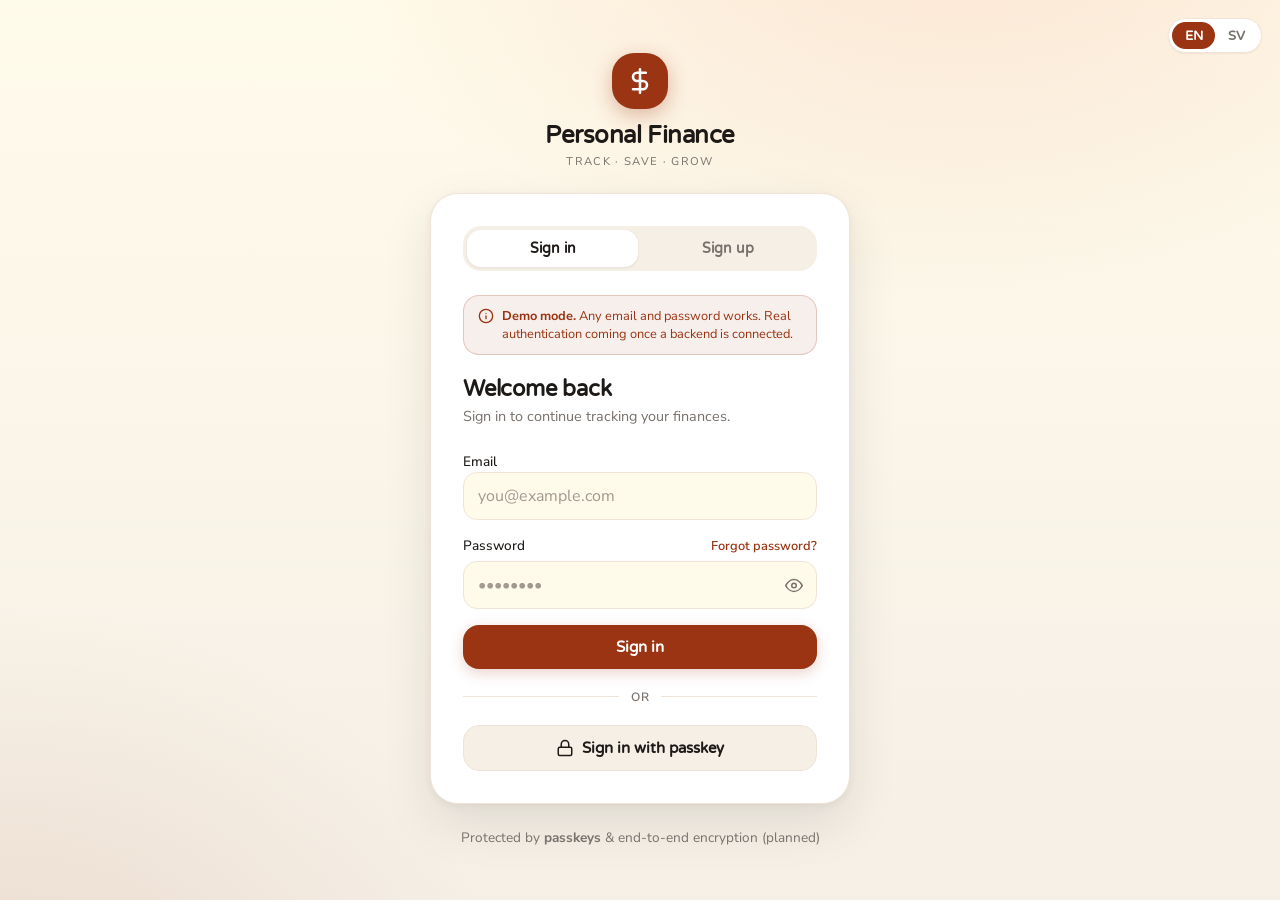
<file: index.html>
<!DOCTYPE html>
<html lang="en">
<head>
    <meta charset="UTF-8">
    <meta name="viewport" content="width=device-width, initial-scale=1.0">
    <title>Sign in · Personal Finance</title>
    <link href="https://fonts.googleapis.com/css2?family=Nunito+Sans:wght@300;400;500;600;700&family=Varela+Round&display=swap" rel="stylesheet">
    <style>
        /* Earth + light — matches the app's default earth palette. */
        :root {
            --primary: #1c1917;                    /* warm near-black */
            --secondary: #44403c;
            --accent: #9a3412;                      /* terracotta */
            --accent-light: #c2410c;
            --accent-dark: #7c2d10;
            --success: #15803d;
            --warning: #b45309;
            --danger: #b91c1c;
            --text: #1c1917;
            --text-light: #78716c;
            --border: #efe4d7;
            --bg: #fffbeb;                          /* warm cream */
            --bg-alt: #f5efe6;
            --bg-card: #ffffff;                     /* card surface */
            --shadow: 0 1px 2px rgba(28, 25, 23, 0.06);
            --shadow-lg: 0 20px 50px rgba(28, 25, 23, 0.10), 0 2px 8px rgba(28, 25, 23, 0.05);
        }

        * { margin: 0; padding: 0; box-sizing: border-box; }

        body {
            font-family: 'Nunito Sans', -apple-system, BlinkMacSystemFont, 'Segoe UI', system-ui, sans-serif;
            background:
                radial-gradient(1200px 800px at 75% -15%, rgba(234, 139, 107, 0.22) 0%, transparent 55%),
                radial-gradient(900px 700px at 0% 110%, rgba(154, 52, 18, 0.10) 0%, transparent 55%),
                linear-gradient(180deg, #fffbeb 0%, #f5efe6 100%);
            background-attachment: fixed;
            color: var(--text);
            min-height: 100vh;
            display: flex;
            align-items: center;
            justify-content: center;
            padding: 1.5rem;
            position: relative;
            overflow-x: hidden;
        }

        .auth-shell {
            position: relative;
            z-index: 1;
            width: 100%;
            max-width: 420px;
        }

        /* Branding above the card */
        .brand {
            text-align: center;
            margin-bottom: 1.5rem;
        }
        .brand-mark {
            display: inline-flex;
            align-items: center;
            justify-content: center;
            width: 56px;
            height: 56px;
            border-radius: 22px;
            background: var(--accent);
            color: #ffffff;
            margin-bottom: 0.75rem;
            box-shadow: 0 6px 20px color-mix(in srgb, var(--accent) 32%, transparent);
        }
        .brand-mark svg {
            width: 28px;
            height: 28px;
        }
        .brand-name {
            font-family: 'Varela Round', 'Nunito Sans', sans-serif;
            font-size: 1.5rem;
            font-weight: 700;
            color: var(--primary);
            letter-spacing: -0.02em;
        }
        .brand-sub {
            font-family: 'Nunito Sans', sans-serif;
            font-size: 0.7rem;
            color: var(--text-light);
            text-transform: uppercase;
            letter-spacing: 0.12em;
            margin-top: 0.25rem;
        }

        /* Card */
        .auth-card {
            background: var(--bg-card);
            border-radius: 28px;
            padding: 2rem;
            box-shadow: var(--shadow-lg);
            border: 1px solid var(--border);
        }

        /* Tabs (Sign in / Sign up) */
        .tab-bar {
            display: flex;
            gap: 4px;
            background: var(--bg-alt);
            padding: 4px;
            border-radius: 18px;
            margin-bottom: 1.5rem;
        }
        .tab-btn {
            flex: 1;
            background: transparent;
            color: var(--text-light);
            border: none;
            padding: 0.6rem 1rem;
            border-radius: 14px;
            font-family: 'Varela Round', 'Nunito Sans', sans-serif;
            font-weight: 600;
            cursor: pointer;
            font-size: 0.9rem;
            transition: all 0.15s ease;
        }
        .tab-btn:hover {
            color: var(--text);
        }
        .tab-btn.active {
            background: var(--bg-card);
            color: var(--text);
            box-shadow: 0 1px 3px rgba(28, 25, 23, 0.08);
        }

        .panel { display: none; }
        .panel.active { display: block; animation: fadeIn 0.25s ease; }

        @keyframes fadeIn {
            from { opacity: 0; transform: translateY(4px); }
            to   { opacity: 1; transform: translateY(0); }
        }

        h2 {
            font-family: 'Varela Round', 'Nunito Sans', sans-serif;
            font-size: 1.4rem;
            font-weight: 700;
            color: var(--primary);
            margin-bottom: 0.25rem;
            letter-spacing: -0.01em;
        }
        .subtitle-text {
            color: var(--text-light);
            font-size: 0.9rem;
            margin-bottom: 1.5rem;
        }

        /* Form */
        .field {
            margin-bottom: 1rem;
        }
        .field-label-row {
            display: flex;
            justify-content: space-between;
            align-items: baseline;
            margin-bottom: 0.4rem;
        }
        label {
            font-size: 0.85rem;
            font-weight: 500;
            color: var(--text);
        }
        .field-link {
            font-size: 0.8rem;
            color: var(--accent);
            text-decoration: none;
            font-weight: 600;
            cursor: pointer;
            background: transparent;
            border: none;
            padding: 0;
            font-family: inherit;
        }
        .field-link:hover { text-decoration: underline; }

        input[type="email"],
        input[type="password"],
        input[type="text"] {
            width: 100%;
            padding: 0.75rem 0.9rem;
            border: 1.5px solid var(--border);
            border-radius: 14px;
            font-size: 1rem;
            font-family: inherit;
            background: var(--bg);
            color: var(--text);
            transition: border-color 0.15s ease, box-shadow 0.15s ease;
        }
        input::placeholder { color: var(--text-light); opacity: 0.7; }
        input:focus {
            outline: none;
            border-color: var(--accent);
            box-shadow: 0 0 0 3px color-mix(in srgb, var(--accent) 18%, transparent);
        }
        input.error {
            border-color: var(--danger);
        }
        input.error:focus {
            box-shadow: 0 0 0 3px color-mix(in srgb, var(--danger) 18%, transparent);
        }
        .field-error {
            color: var(--danger);
            font-size: 0.8rem;
            margin-top: 0.4rem;
            display: none;
        }
        .field-error.show { display: block; }

        /* Password input wrapper with show/hide button */
        .password-wrap {
            position: relative;
        }
        .password-toggle {
            position: absolute;
            right: 0.5rem;
            top: 50%;
            transform: translateY(-50%);
            background: transparent;
            border: none;
            cursor: pointer;
            color: var(--text-light);
            padding: 0.4rem;
            display: inline-flex;
            align-items: center;
            justify-content: center;
            border-radius: 6px;
        }
        .password-toggle:hover {
            background: var(--bg-alt);
            color: var(--text);
        }
        .password-toggle svg {
            width: 18px;
            height: 18px;
        }

        /* Buttons */
        .btn {
            width: 100%;
            padding: 0.8rem 1rem;
            border-radius: 16px;
            font-family: 'Varela Round', 'Nunito Sans', sans-serif;
            font-weight: 600;
            font-size: 0.95rem;
            cursor: pointer;
            border: none;
            transition: all 0.15s ease;
            display: inline-flex;
            align-items: center;
            justify-content: center;
            gap: 0.5rem;
        }
        .btn-primary {
            background: var(--accent);
            color: #ffffff;
            box-shadow: 0 4px 14px color-mix(in srgb, var(--accent) 22%, transparent);
        }
        .btn-primary:hover {
            background: var(--accent-light);
            box-shadow: 0 6px 20px color-mix(in srgb, var(--accent) 32%, transparent);
            transform: translateY(-1px);
        }
        .btn-primary:active {
            transform: translateY(0);
        }
        .btn-primary:disabled {
            opacity: 0.6;
            cursor: not-allowed;
            transform: none;
        }
        .btn-secondary {
            background: var(--bg-alt);
            color: var(--text);
            border: 1.5px solid var(--border);
        }
        .btn-secondary:hover {
            background: var(--bg);
            border-color: var(--accent);
        }
        .btn svg {
            width: 18px;
            height: 18px;
        }

        /* Loading spinner */
        .spinner {
            width: 16px;
            height: 16px;
            border: 2px solid rgba(255,255,255,0.45);
            border-top-color: #ffffff;
            border-radius: 50%;
            animation: spin 0.6s linear infinite;
        }
        @keyframes spin {
            to { transform: rotate(360deg); }
        }

        /* "or" divider */
        .divider {
            display: flex;
            align-items: center;
            gap: 0.75rem;
            margin: 1.25rem 0;
            color: var(--text-light);
            font-size: 0.75rem;
            text-transform: uppercase;
            letter-spacing: 0.08em;
            font-family: 'Nunito Sans', sans-serif;
            font-weight: 600;
        }
        .divider::before, .divider::after {
            content: '';
            flex: 1;
            height: 1px;
            background: var(--border);
        }

        /* Demo banner */
        .demo-banner {
            background: color-mix(in srgb, var(--accent) 8%, transparent);
            border: 1px solid color-mix(in srgb, var(--accent) 22%, transparent);
            color: var(--accent);
            border-radius: 16px;
            padding: 0.7rem 0.85rem;
            font-size: 0.8rem;
            margin-bottom: 1.25rem;
            display: flex;
            gap: 0.5rem;
            align-items: flex-start;
        }
        .demo-banner svg {
            width: 16px;
            height: 16px;
            flex-shrink: 0;
            margin-top: 1px;
        }

        /* Toast (forgot password confirmation) */
        .toast {
            position: fixed;
            bottom: 24px;
            left: 50%;
            transform: translateX(-50%) translateY(20px);
            background: var(--bg-card);
            color: var(--text);
            border: 1px solid var(--border);
            padding: 0.85rem 1.25rem;
            border-radius: 16px;
            box-shadow: var(--shadow-lg);
            opacity: 0;
            transition: all 0.3s ease;
            font-size: 0.9rem;
            font-weight: 500;
            pointer-events: none;
            z-index: 1000;
        }
        .toast.show {
            opacity: 1;
            transform: translateX(-50%) translateY(0);
        }

        .footer-link {
            text-align: center;
            margin-top: 1.5rem;
            color: var(--text-light);
            font-size: 0.85rem;
        }

        @media (max-width: 480px) {
            .auth-card { padding: 1.5rem; }
        }

        /* Language switcher pill — top-right of the page */
        .lang-switch {
            position: fixed;
            top: 18px;
            right: 18px;
            z-index: 10;
            display: inline-flex;
            background: var(--bg-card);
            border: 1px solid var(--border);
            border-radius: 999px;
            padding: 3px;
            box-shadow: var(--shadow);
        }
        .lang-switch button {
            appearance: none;
            background: transparent;
            color: var(--text-light);
            border: none;
            border-radius: 999px;
            padding: 0.35rem 0.8rem;
            font-family: 'Varela Round', 'Nunito Sans', sans-serif;
            font-size: 0.8rem;
            font-weight: 600;
            cursor: pointer;
            transition: background 0.15s ease, color 0.15s ease;
        }
        .lang-switch button.active {
            background: var(--accent);
            color: #ffffff;
        }
        .lang-switch button:hover:not(.active) {
            color: var(--text);
        }
    </style>
</head>
<body>
    <div class="lang-switch" role="group" aria-label="Language">
        <button type="button" data-lang="en" onclick="setLoginLanguage('en')">EN</button>
        <button type="button" data-lang="sv" onclick="setLoginLanguage('sv')">SV</button>
    </div>

    <div class="auth-shell">
        <!-- Brand -->
        <div class="brand">
            <div class="brand-mark">
                <svg viewBox="0 0 24 24" fill="none" stroke="currentColor" stroke-width="2.2" stroke-linecap="round" stroke-linejoin="round">
                    <path d="M12 2v20M17 5H9.5a3.5 3.5 0 1 0 0 7h5a3.5 3.5 0 1 1 0 7H6"/>
                </svg>
            </div>
            <div class="brand-name">Personal Finance</div>
            <div class="brand-sub" data-i18n="tagline">Track · Save · Grow</div>
        </div>

        <!-- Card -->
        <div class="auth-card">
            <div class="tab-bar" role="tablist">
                <button class="tab-btn active" data-panel="signin" onclick="switchPanel('signin', this)" data-i18n="signIn">Sign in</button>
                <button class="tab-btn" data-panel="signup" onclick="switchPanel('signup', this)" data-i18n="signUp">Sign up</button>
            </div>

            <!-- DEMO BANNER -->
            <div class="demo-banner">
                <svg viewBox="0 0 24 24" fill="none" stroke="currentColor" stroke-width="2" stroke-linecap="round" stroke-linejoin="round">
                    <circle cx="12" cy="12" r="10"/><line x1="12" y1="16" x2="12" y2="12"/><line x1="12" y1="8" x2="12.01" y2="8"/>
                </svg>
                <span data-i18n="demoNote" data-i18n-html="true"><strong>Demo mode.</strong> Any email and password works. Real authentication coming once a backend is connected.</span>
            </div>

            <!-- SIGN IN -->
            <div class="panel active" id="panel-signin">
                <h2 data-i18n="title">Welcome back</h2>
                <p class="subtitle-text" data-i18n="subtitle">Sign in to continue tracking your finances.</p>

                <form id="signinForm" novalidate>
                    <div class="field">
                        <label for="signinEmail" data-i18n="email">Email</label>
                        <input type="email" id="signinEmail" autocomplete="email" placeholder="you@example.com" required data-i18n-placeholder="emailHint">
                        <div class="field-error" id="signinEmailError" data-i18n="invalidEmail">Please enter a valid email.</div>
                    </div>
                    <div class="field">
                        <div class="field-label-row">
                            <label for="signinPassword" data-i18n="password">Password</label>
                            <button type="button" class="field-link" onclick="openForgot()" data-i18n="forgot">Forgot password?</button>
                        </div>
                        <div class="password-wrap">
                            <input type="password" id="signinPassword" autocomplete="current-password" placeholder="••••••••" required data-i18n-placeholder="passwordHint">
                            <button type="button" class="password-toggle" onclick="togglePassword('signinPassword', this)" aria-label="Show password" data-i18n-aria-label="showPassword">
                                <svg viewBox="0 0 24 24" fill="none" stroke="currentColor" stroke-width="2" stroke-linecap="round" stroke-linejoin="round">
                                    <path d="M1 12s4-8 11-8 11 8 11 8-4 8-11 8-11-8-11-8z"/><circle cx="12" cy="12" r="3"/>
                                </svg>
                            </button>
                        </div>
                        <div class="field-error" id="signinPasswordError" data-i18n="passwordRequired">Password is required.</div>
                    </div>
                    <button type="submit" class="btn btn-primary" id="signinSubmit" data-i18n="signIn">Sign in</button>
                </form>

                <div class="divider" data-i18n="or">or</div>

                <button class="btn btn-secondary" onclick="signInWithPasskey()" id="passkeyBtn">
                    <svg viewBox="0 0 24 24" fill="none" stroke="currentColor" stroke-width="2" stroke-linecap="round" stroke-linejoin="round">
                        <rect x="3" y="11" width="18" height="11" rx="2" ry="2"/><path d="M7 11V7a5 5 0 0 1 10 0v4"/>
                    </svg>
                    <span data-i18n="withPasskey">Sign in with passkey</span>
                </button>
            </div>

            <!-- SIGN UP -->
            <div class="panel" id="panel-signup">
                <h2 data-i18n="createAccount">Create account</h2>
                <p class="subtitle-text" data-i18n="createAccountSub">Start tracking what you keep, not just what you spend.</p>

                <form id="signupForm" novalidate>
                    <div class="field">
                        <label for="signupEmail" data-i18n="email">Email</label>
                        <input type="email" id="signupEmail" autocomplete="email" placeholder="you@example.com" required data-i18n-placeholder="emailHint">
                        <div class="field-error" id="signupEmailError" data-i18n="invalidEmail">Please enter a valid email.</div>
                    </div>
                    <div class="field">
                        <label for="signupPassword" data-i18n="password">Password</label>
                        <div class="password-wrap">
                            <input type="password" id="signupPassword" autocomplete="new-password" placeholder="At least 8 characters" required minlength="8" data-i18n-placeholder="passwordMin">
                            <button type="button" class="password-toggle" onclick="togglePassword('signupPassword', this)" aria-label="Show password" data-i18n-aria-label="showPassword">
                                <svg viewBox="0 0 24 24" fill="none" stroke="currentColor" stroke-width="2" stroke-linecap="round" stroke-linejoin="round">
                                    <path d="M1 12s4-8 11-8 11 8 11 8-4 8-11 8-11-8-11-8z"/><circle cx="12" cy="12" r="3"/>
                                </svg>
                            </button>
                        </div>
                        <div class="field-error" id="signupPasswordError" data-i18n="passwordTooShort">Password must be at least 8 characters.</div>
                    </div>
                    <button type="submit" class="btn btn-primary" id="signupSubmit" data-i18n="createAccount">Create account</button>
                </form>

                <div class="divider" data-i18n="or">or</div>

                <button class="btn btn-secondary" onclick="signUpWithPasskey()">
                    <svg viewBox="0 0 24 24" fill="none" stroke="currentColor" stroke-width="2" stroke-linecap="round" stroke-linejoin="round">
                        <rect x="3" y="11" width="18" height="11" rx="2" ry="2"/><path d="M7 11V7a5 5 0 0 1 10 0v4"/>
                    </svg>
                    <span data-i18n="setupPasskey">Set up with passkey</span>
                </button>
            </div>

            <!-- FORGOT PASSWORD -->
            <div class="panel" id="panel-forgot">
                <h2 data-i18n="resetTitle">Reset password</h2>
                <p class="subtitle-text" data-i18n="resetSub">We'll send a reset link to your email.</p>

                <form id="forgotForm" novalidate>
                    <div class="field">
                        <label for="forgotEmail" data-i18n="email">Email</label>
                        <input type="email" id="forgotEmail" autocomplete="email" placeholder="you@example.com" required data-i18n-placeholder="emailHint">
                        <div class="field-error" id="forgotEmailError" data-i18n="invalidEmail">Please enter a valid email.</div>
                    </div>
                    <button type="submit" class="btn btn-primary" id="forgotSubmit" data-i18n="sendReset">Send reset link</button>
                    <button type="button" class="btn btn-secondary" style="margin-top: 0.6rem;" onclick="switchPanel('signin', document.querySelector('[data-panel=signin]'))" data-i18n="backToSignIn">Back to sign in</button>
                </form>
            </div>
        </div>

        <div class="footer-link" data-i18n="footer" data-i18n-html="true">
            Protected by <strong>passkeys</strong> & end-to-end encryption (planned)
        </div>
    </div>

    <div class="toast" id="toast"></div>

    <script>
    // ============================================================
    // Auth UI logic
    // Demo-functional: any non-empty email + password "succeeds".
    // Real backend (e.g., Supabase) would replace the body of
    // signIn(), signUp(), and signInWithPasskey() with API calls.
    // ============================================================

    // Filename of the main app — change here if you rename.
    // Both files must sit in the same folder.
    const APP_URL = 'app.html';

    // ====== I18N (login-page mirror of app.html's translations.signIn) ======
    let language = 'en';
    try {
        const stored = localStorage.getItem('language');
        if (stored === 'sv' || stored === 'en') language = stored;
    } catch (e) {}

    const STRINGS = {
        en: {
            tagline: 'Track · Save · Grow',
            signIn: 'Sign in', signUp: 'Sign up',
            createAccount: 'Create account',
            createAccountSub: 'Start tracking what you keep, not just what you spend.',
            title: 'Welcome back',
            subtitle: 'Sign in to continue tracking your finances.',
            email: 'Email', password: 'Password',
            forgot: 'Forgot password?',
            withPasskey: 'Sign in with passkey',
            setupPasskey: 'Set up with passkey',
            or: 'or',
            resetTitle: 'Reset password',
            resetSub: "We'll send a reset link to your email.",
            sendReset: 'Send reset link',
            backToSignIn: 'Back to sign in',
            footer: 'Protected by <strong>passkeys</strong> & end-to-end encryption (planned)',
            emailHint: 'you@example.com',
            passwordHint: '••••••••',
            passwordMin: 'At least 8 characters',
            invalidEmail: 'Please enter a valid email.',
            passwordRequired: 'Password is required.',
            passwordTooShort: 'Password must be at least 8 characters.',
            signingIn: 'Signing in…',
            creatingAccount: 'Creating account…',
            sending: 'Sending…',
            waitingPasskey: 'Waiting for passkey…',
            resetSent: 'If that email exists, a reset link has been sent.',
            passkeyUnsupported: "Passkeys aren't supported in this browser.",
            demoNote: '<strong>Demo mode.</strong> Any email and password works. Real authentication coming once a backend is connected.',
            showPassword: 'Show password',
            passkeyDemoNote: 'Demo only — enter an email above first to associate the passkey.'
        },
        sv: {
            tagline: 'Följ · Spara · Väx',
            signIn: 'Logga in', signUp: 'Registrera',
            createAccount: 'Skapa konto',
            createAccountSub: 'Börja följa det du behåller, inte bara det du spenderar.',
            title: 'Välkommen tillbaka',
            subtitle: 'Logga in för att fortsätta följa din ekonomi.',
            email: 'E-post', password: 'Lösenord',
            forgot: 'Glömt lösenordet?',
            withPasskey: 'Logga in med passkey',
            setupPasskey: 'Skapa med passkey',
            or: 'eller',
            resetTitle: 'Återställ lösenord',
            resetSub: 'Vi skickar en återställningslänk till din e-post.',
            sendReset: 'Skicka återställningslänk',
            backToSignIn: 'Tillbaka till inloggning',
            footer: 'Skyddat av <strong>passkeys</strong> och end-to-end-kryptering (planerat)',
            emailHint: 'du@exempel.se',
            passwordHint: '••••••••',
            passwordMin: 'Minst 8 tecken',
            invalidEmail: 'Ange en giltig e-postadress.',
            passwordRequired: 'Lösenord krävs.',
            passwordTooShort: 'Lösenordet måste vara minst 8 tecken.',
            signingIn: 'Loggar in…',
            creatingAccount: 'Skapar konto…',
            sending: 'Skickar…',
            waitingPasskey: 'Väntar på passkey…',
            resetSent: 'Om e-postadressen finns har en återställningslänk skickats.',
            passkeyUnsupported: 'Passkeys stöds inte i denna webbläsare.',
            demoNote: '<strong>Demoläge.</strong> Vilken e-post och vilket lösenord som helst fungerar. Riktig autentisering tillkommer när en backend är ansluten.',
            showPassword: 'Visa lösenord',
            passkeyDemoNote: 'Endast demo — ange en e-post först för att koppla passkey:n.'
        }
    };

    function tr(key) {
        const dict = STRINGS[language] || STRINGS.en;
        return (dict[key] != null ? dict[key] : (STRINGS.en[key] != null ? STRINGS.en[key] : key));
    }

    function applyLanguage() {
        document.documentElement.lang = language === 'sv' ? 'sv' : 'en';
        document.querySelectorAll('[data-i18n]').forEach(el => {
            const v = tr(el.dataset.i18n);
            if (el.dataset.i18nHtml === 'true') el.innerHTML = v;
            else el.textContent = v;
        });
        document.querySelectorAll('[data-i18n-placeholder]').forEach(el => {
            el.placeholder = tr(el.dataset.i18nPlaceholder);
        });
        document.querySelectorAll('[data-i18n-aria-label]').forEach(el => {
            el.setAttribute('aria-label', tr(el.dataset.i18nAriaLabel));
        });
        // Highlight active language pill
        document.querySelectorAll('.lang-switch button').forEach(b => {
            b.classList.toggle('active', b.dataset.lang === language);
        });
    }
    function setLoginLanguage(newLang) {
        if (newLang !== 'en' && newLang !== 'sv') return;
        language = newLang;
        try { localStorage.setItem('language', language); } catch (e) {}
        applyLanguage();
    }
    document.addEventListener('DOMContentLoaded', applyLanguage);

    // Tab switching
    function switchPanel(name, btn) {
        document.querySelectorAll('.panel').forEach(p => p.classList.remove('active'));
        document.getElementById('panel-' + name).classList.add('active');
        document.querySelectorAll('.tab-btn').forEach(b => b.classList.remove('active'));
        // Only update the visible tab buttons (forgot panel hides them logically but doesn't remove)
        if (btn && btn.classList.contains('tab-btn')) {
            btn.classList.add('active');
        } else {
            // For forgot screen, default the Sign in tab as visually active when we return
            const fallback = document.querySelector('.tab-btn[data-panel="signin"]');
            if (name === 'signin' && fallback) fallback.classList.add('active');
            if (name === 'signup') {
                const t = document.querySelector('.tab-btn[data-panel="signup"]');
                if (t) t.classList.add('active');
            }
        }
        clearAllErrors();
    }

    function openForgot() {
        switchPanel('forgot', null);
    }

    // Password show/hide
    function togglePassword(inputId, btn) {
        const input = document.getElementById(inputId);
        const isHidden = input.type === 'password';
        input.type = isHidden ? 'text' : 'password';
        // Swap eye icon (open ↔ struck-through)
        btn.innerHTML = isHidden
            ? '<svg viewBox="0 0 24 24" fill="none" stroke="currentColor" stroke-width="2" stroke-linecap="round" stroke-linejoin="round"><path d="M17.94 17.94A10.07 10.07 0 0 1 12 20c-7 0-11-8-11-8a18.45 18.45 0 0 1 5.06-5.94M9.9 4.24A9.12 9.12 0 0 1 12 4c7 0 11 8 11 8a18.5 18.5 0 0 1-2.16 3.19m-6.72-1.07a3 3 0 1 1-4.24-4.24"/><line x1="1" y1="1" x2="23" y2="23"/></svg>'
            : '<svg viewBox="0 0 24 24" fill="none" stroke="currentColor" stroke-width="2" stroke-linecap="round" stroke-linejoin="round"><path d="M1 12s4-8 11-8 11 8 11 8-4 8-11 8-11-8-11-8z"/><circle cx="12" cy="12" r="3"/></svg>';
    }

    // Validation helpers
    function isValidEmail(email) {
        // Pragmatic: at least one @ with non-empty local & domain parts, and a dot in the domain
        return /^[^\s@]+@[^\s@]+\.[^\s@]+$/.test(email);
    }

    function clearAllErrors() {
        document.querySelectorAll('.field-error').forEach(e => e.classList.remove('show'));
        document.querySelectorAll('input').forEach(i => i.classList.remove('error'));
    }

    function showError(inputId, errorId) {
        const input = document.getElementById(inputId);
        const err = document.getElementById(errorId);
        if (input) input.classList.add('error');
        if (err) err.classList.add('show');
    }

    function clearError(inputId, errorId) {
        const input = document.getElementById(inputId);
        const err = document.getElementById(errorId);
        if (input) input.classList.remove('error');
        if (err) err.classList.remove('show');
    }

    // Wire up live error clearing as user types
    ['signinEmail', 'signinPassword', 'signupEmail', 'signupPassword', 'forgotEmail'].forEach(id => {
        const el = document.getElementById(id);
        if (!el) return;
        el.addEventListener('input', () => {
            const errId = id + 'Error';
            clearError(id, errId);
        });
    });

    // Toast
    function showToast(message, durationMs) {
        const toast = document.getElementById('toast');
        toast.textContent = message;
        toast.classList.add('show');
        clearTimeout(showToast._t);
        showToast._t = setTimeout(() => toast.classList.remove('show'), durationMs || 3000);
    }

    // Submit-button loading state
    function setLoading(btn, loading, restoreLabel) {
        if (loading) {
            btn._originalLabel = btn.innerHTML;
            btn.disabled = true;
            btn.innerHTML = '<span class="spinner"></span> ' + (restoreLabel || (language === 'sv' ? 'Arbetar…' : 'Working…'));
        } else {
            btn.disabled = false;
            if (btn._originalLabel) btn.innerHTML = btn._originalLabel;
        }
    }

    // Sign in
    document.getElementById('signinForm').addEventListener('submit', function(e) {
        e.preventDefault();
        const email = document.getElementById('signinEmail').value.trim();
        const password = document.getElementById('signinPassword').value;
        let valid = true;
        if (!isValidEmail(email)) { showError('signinEmail', 'signinEmailError'); valid = false; }
        if (!password) { showError('signinPassword', 'signinPasswordError'); valid = false; }
        if (!valid) return;

        const btn = document.getElementById('signinSubmit');
        setLoading(btn, true, tr('signingIn'));
        // Demo: simulate a tiny delay then "succeed"
        setTimeout(() => {
            sessionStorage.setItem('financeSession', JSON.stringify({
                email: email,
                method: 'password',
                signedInAt: Date.now()
            }));
            sessionStorage.setItem('freshLogin', '1');
            window.location.href = APP_URL;
        }, 450);
    });

    // Sign up
    document.getElementById('signupForm').addEventListener('submit', function(e) {
        e.preventDefault();
        const email = document.getElementById('signupEmail').value.trim();
        const password = document.getElementById('signupPassword').value;
        let valid = true;
        if (!isValidEmail(email)) { showError('signupEmail', 'signupEmailError'); valid = false; }
        if (password.length < 8) { showError('signupPassword', 'signupPasswordError'); valid = false; }
        if (!valid) return;

        const btn = document.getElementById('signupSubmit');
        setLoading(btn, true, tr('creatingAccount'));
        setTimeout(() => {
            sessionStorage.setItem('financeSession', JSON.stringify({
                email: email,
                method: 'password',
                signedInAt: Date.now(),
                isNewAccount: true
            }));
            sessionStorage.setItem('freshLogin', '1');
            window.location.href = APP_URL;
        }, 600);
    });

    // Forgot password
    document.getElementById('forgotForm').addEventListener('submit', function(e) {
        e.preventDefault();
        const email = document.getElementById('forgotEmail').value.trim();
        if (!isValidEmail(email)) { showError('forgotEmail', 'forgotEmailError'); return; }

        const btn = document.getElementById('forgotSubmit');
        setLoading(btn, true, tr('sending'));
        setTimeout(() => {
            setLoading(btn, false);
            showToast(tr('resetSent'), 4000);
            switchPanel('signin', document.querySelector('[data-panel=signin]'));
            document.getElementById('signinEmail').value = email;
        }, 800);
    });

    // Passkey — feature-detect WebAuthn. Demo: simulate the prompt and succeed.
    function passkeySupported() {
        return !!(window.PublicKeyCredential);
    }

    async function signInWithPasskey() {
        if (!passkeySupported()) {
            showToast(tr('passkeyUnsupported'), 4000);
            return;
        }
        const btn = document.getElementById('passkeyBtn');
        setLoading(btn, true, tr('waitingPasskey'));

        // In a real implementation:
        //   1. Server returns a WebAuthn challenge
        //   2. await navigator.credentials.get({ publicKey: {...} })
        //   3. Send the assertion back to the server for verification
        //
        // For the demo we just simulate a 1s prompt and sign in.
        setTimeout(() => {
            sessionStorage.setItem('financeSession', JSON.stringify({
                email: 'passkey-user@local',
                method: 'passkey',
                signedInAt: Date.now()
            }));
            sessionStorage.setItem('freshLogin', '1');
            window.location.href = APP_URL;
        }, 1000);
    }

    function signUpWithPasskey() {
        if (!passkeySupported()) {
            showToast(tr('passkeyUnsupported'), 4000);
            return;
        }
        showToast(tr('passkeyDemoNote'), 4500);
    }

    // If we arrive here while already "signed in", bounce to the app
    (function bounceIfSignedIn() {
        try {
            const session = sessionStorage.getItem('financeSession');
            if (session) {
                window.location.replace(APP_URL);
            }
        } catch (e) {}
    })();
    </script>
</body>
</html>
</file>
